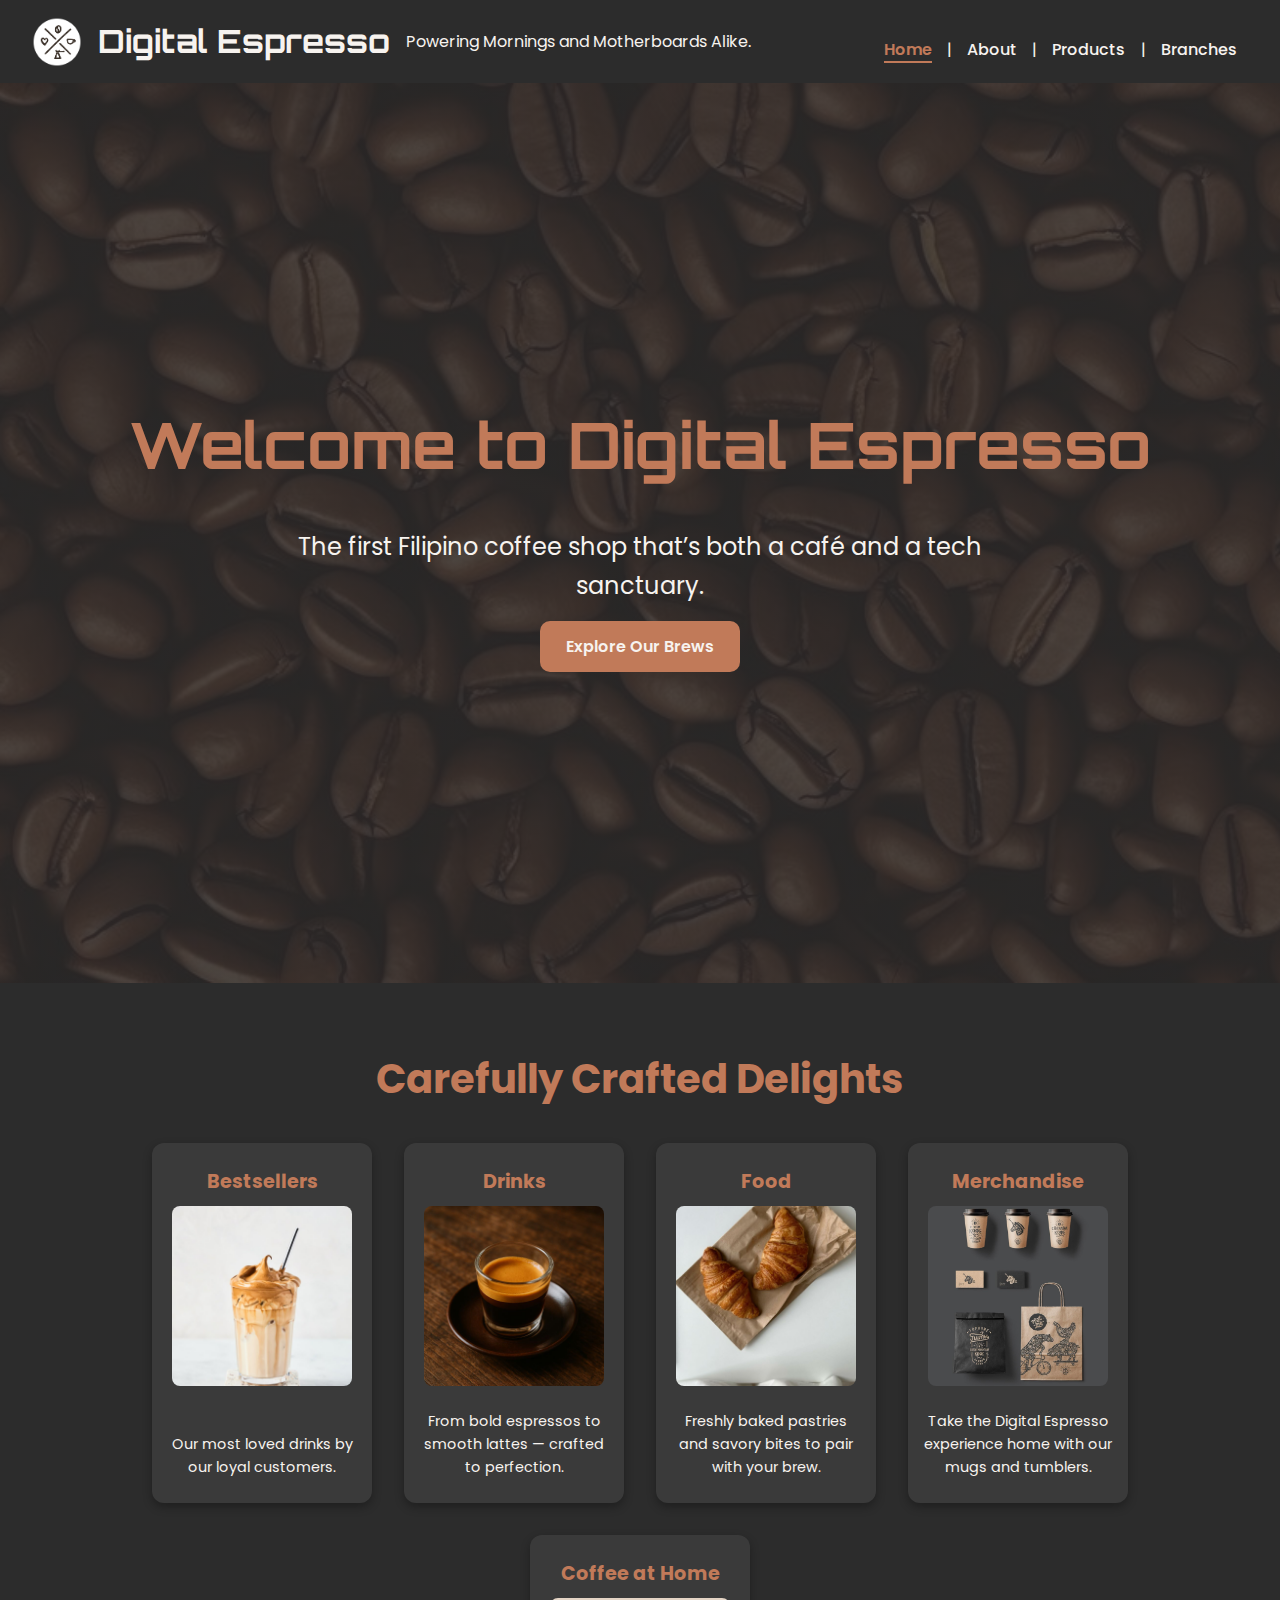
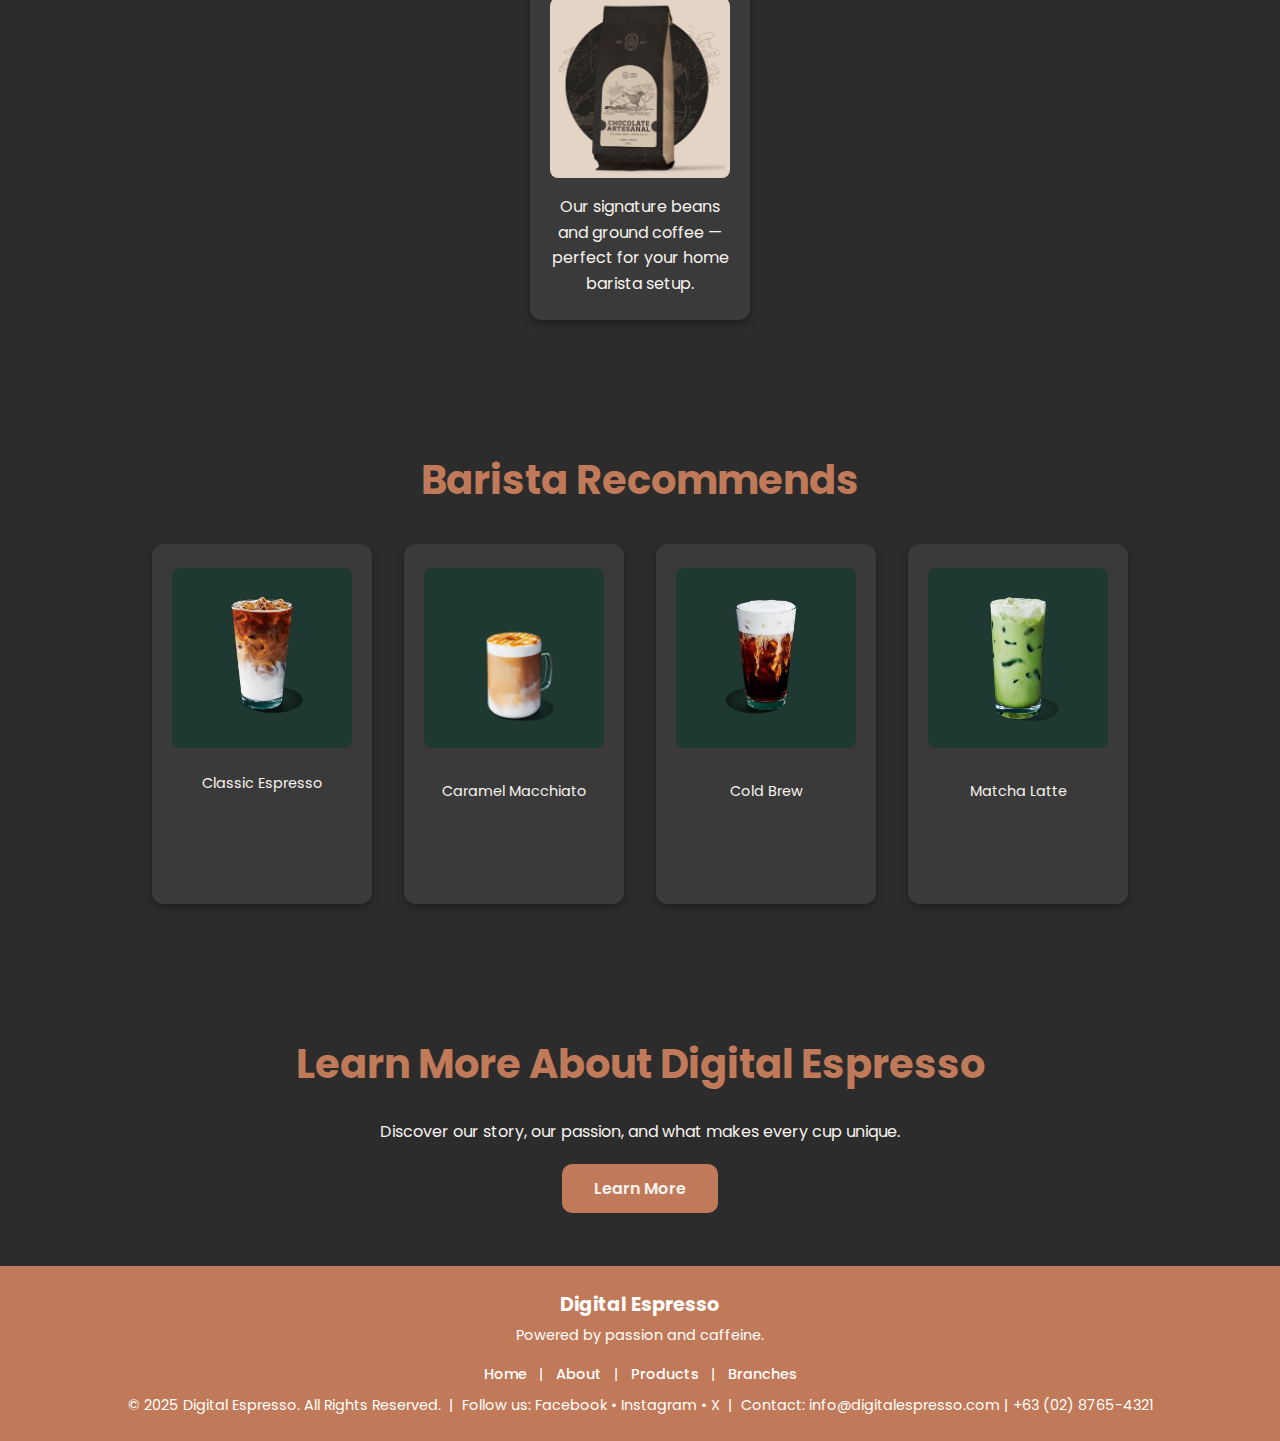
<file: html_files/index.html>
<!--Header (with the logo or site title)
    Navigation bar (links to all pages)
    Footer (copyright or contact info)
  
    Digital Espresso
  
    About the shop (history, mission, story) -->


<!DOCTYPE html>
<html lang="en">
<head>
  <meta charset="UTF-8">
  <meta name="viewport" content="width=device-width, initial-scale=1.0">
  <title>Home - Digital Espresso</title>
  <link href="https://fonts.googleapis.com/css2?family=Orbitron:wght@600&family=Poppins:wght@400;500;600&display=swap" rel="stylesheet">
  <link href="https://fonts.googleapis.com/css2?family=Poppins:wght@400;500;600&display=swap" rel="stylesheet">
  <link rel="stylesheet" href="style.css">
</head>
<body>
  <!DOCTYPE html>
<html lang="en">
<head>
  <meta charset="UTF-8" />
  <meta name="viewport" content="width=device-width, initial-scale=1.0" />
  <title>Digital Espresso | Home</title>
  <link rel="stylesheet" href="style.css" />
</head>
<body>

  <!-- HEADER -->
  <header>
    <div class="logo">
      <img src="images/logo.png" alt="digitalespresso_logo" class="logo-image" />
      <h1 style="font-family: 'Orbitron', sans-serif;">Digital Espresso</h1>
      <p class="slogan">Powering Mornings and Motherboards Alike.</p>
    </div>
    <nav>
        <a href="index.html" class="active">Home</a> |
        <a href="about.html">About</a> |
        <a href="products.html">Products</a> |
        <a href="branches.html">Branches</a>
    </nav>
  </header>

  <!-- BANNER -->
  <section class="banner">
    <div class="banner-text">
      <h2>Welcome to Digital Espresso</h2>
      <p class="tagline-banner">The first Filipino coffee shop that’s both a café and a tech sanctuary.</p>
      <a href="products.html" class="btn">Explore Our Brews</a>
    </div>
  </section>

  <!-- CAREFULLY CRAFTED DELIGHTS -->
  <section class="crafted">
    <h2>Carefully Crafted Delights</h2>
    <div class="crafted-categories">
      <a href="products.html" class="category-link">
        <div class="category">
          <h3>Bestsellers</h3>
          <img src="images/best_seller.jpeg" alt="bestsellers" class="bestsellers-image" />
         <p>Our most loved drinks by our loyal customers.</p>
        </div>
      </a>
      <a href="products.html" class="category-link">
        <div class="category">
          <h3>Drinks</h3>
          <img src="images/Espresso.jpeg" alt="drinks" class="drinks-image" />
          <p>From bold espressos to smooth lattes — crafted to perfection.</p>
        </div>
      </a>
      <a href="products.html" class="category-link">
        <div class="category">
          <h3>Food</h3>
          <img src="images/food.jpeg" alt="food" class="food-image" />
          <p>Freshly baked pastries and savory bites to pair with your brew.</p>
        </div>
      </a>
      <a href="products.html" class="category-link">
        <div class="category">
          <h3>Merchandise</h3>
          <img src="images/merch.jpg" alt="merch" class="merchandise-image" />
          <p>Take the Digital Espresso experience home with our mugs and tumblers.</p>
        </div>
      </a>
      <a href="products.html" class="category-link">
        <div class="category">
          <h3>Coffee at Home</h3>
          <img src="images/at_home.jpeg"
          <p>Our signature beans and ground coffee — perfect for your home barista setup.</p>
        </div>
      </a>
    </div>
  </section>

  <!-- BARISTA RECOMMENDS -->
  <section class="barista">
    <h2>Barista Recommends</h2>
    <div class="recommend-grid">
      <a href="products.html" class="category-link">
        <div class="drink">
          <img src="images/sb_espresso.jpeg" alt="Drink 1" />
          <p>Classic Espresso</p>
        </div>
      </a>
      <div class="drink">
      <a href="products.html" class="category-link">
        <img src="images/sb_caramel_macchiato.jpeg" alt="Drink 2" />
        <p>Caramel Macchiato</p>
      </a>
      </div>
      <div class="drink">
      <a href="products.html" class="category-link">
        <img src="images/sb_Cold_Brew.jpeg" alt="Drink 3" />
        <p>Cold Brew</p>
      </a>
      </div>
      <div class="drink">
      <a href="products.html" class="category-link">
        <img src="images/sb_matcha_latte.jpeg" alt="Drink 4" />
        <p>Matcha Latte</p>
      </a>
      </div>
    </div>
  </section>

  <!-- LEARN MORE -->
  <section class="learn-more">
    <h2>Learn More About Digital Espresso</h2>
    <p>Discover our story, our passion, and what makes every cup unique.</p>
    <a href="about.html" class="btn">Learn More</a>
  </section>

  <!-- FOOTER -->
  <footer>
    <div class="footer-content footer-flex">
      <div class="footer-top">
        <h3>Digital Espresso</h3>
        <p class="tagline">Powered by passion and caffeine.</p>
        <nav class="footer-nav">
          <a href="index.html">Home</a> |
          <a href="about.html">About</a> |
          <a href="products.html">Products</a> |
          <a href="branches.html">Branches</a>
        </nav>
      </div>

      <div class="footer-bottom">
        <p>&copy; 2025 Digital Espresso. All Rights Reserved. &nbsp;|&nbsp;
        Follow us: 
          <a href="https://facebook.com" target="_blank" rel="noopener noreferrer">Facebook</a> •
          <a href="https://instagram.com" target="_blank" rel="noopener noreferrer">Instagram</a> • 
          <a href="https://x.com" target="_blank" rel="noopener noreferrer">X</a> &nbsp;|&nbsp;
        Contact: info@digitalespresso.com | +63 (02) 8765-4321</p>
      </div>
    </div>
  </footer>

</body>
</html>

</body>
</html>

<!-- Header
        Logo
        Slogan
        Nav Bar (Home (index.html), About (about.html), Products (products.html), Branches (branches.html)
     Banner
        Banner picture
        text overlay (welcome and slogan)
        Explore our brews
    Carefully crafted delights
        Bestseller
        Drinks
        Food
        Merchandise
        Coffee at Home
    Barista Recommends
      Drink 1-4
    Learn more about Digital Espresso
      Link to about.html
    Footer
      nav bar
      Copyright
      Social Media Links/Downloads
      Contact info and small tagline
-->
</file>
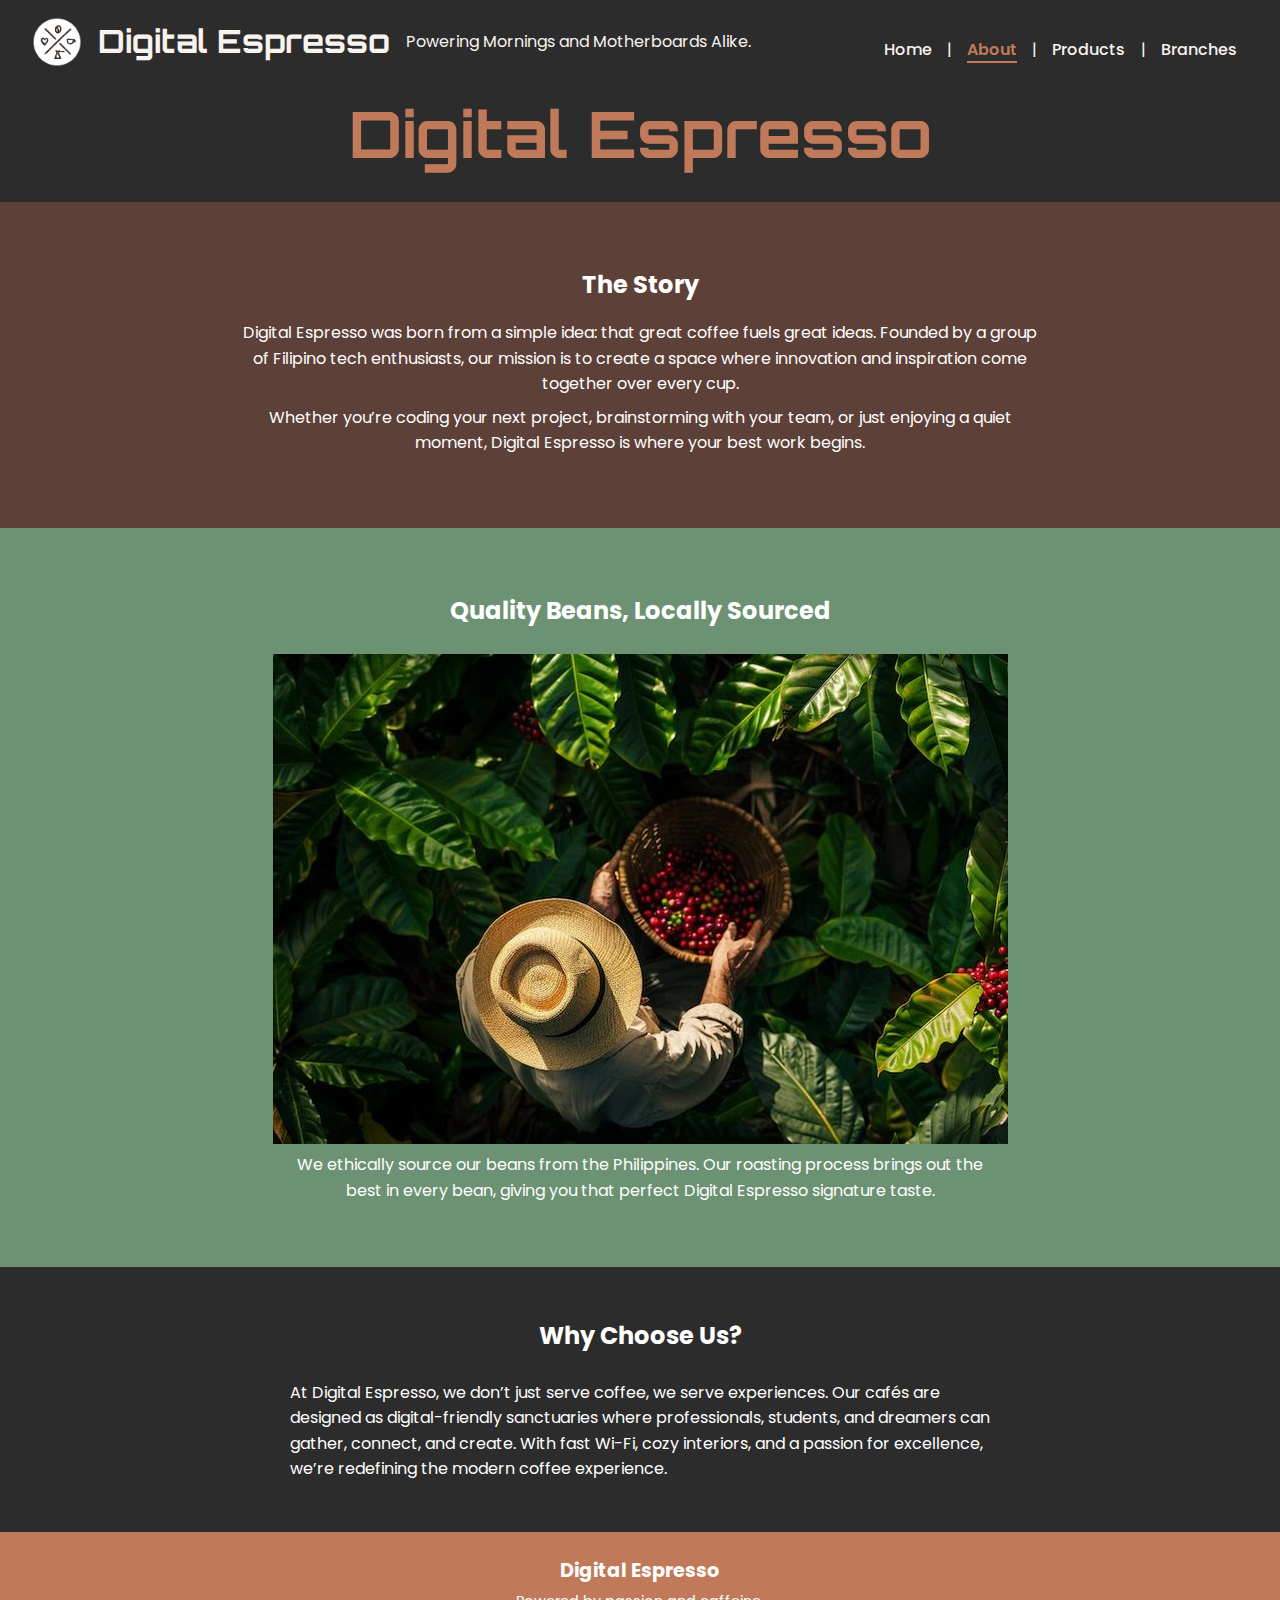
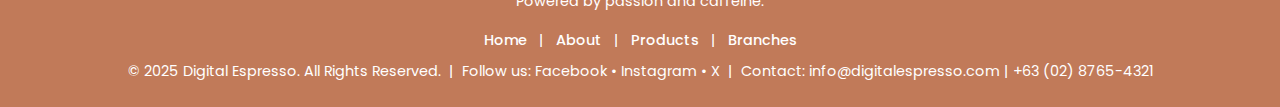
<file: html_files/about.html>
<!--Header (with the logo or site title)
    Navigation bar (links to all pages)
    Footer (copyright or contact info)

    About the shop (history, mission, story)

-->

<!DOCTYPE html>
<html lang="en">
<head>
  <meta charset="UTF-8">
  <meta name="viewport" content="width=device-width, initial-scale=1.0">
  <title>About - Digital Espresso</title>
  <link href="https://fonts.googleapis.com/css2?family=Orbitron:wght@600&family=Poppins:wght@400;500;600&display=swap" rel="stylesheet">
  <link href="https://fonts.googleapis.com/css2?family=Poppins:wght@400;500;600&display=swap" rel="stylesheet">
  <link rel="stylesheet" href="style.css">
</head>
<body>
  <!-- HEADER -->
  <header>
    <div class="logo">
      <img src="images/logo.png" alt="digitalespresso_logo" class="logo-image" />
      <h1 style="font-family: 'Orbitron', sans-serif;">Digital Espresso</h1>
      <p class="slogan">Powering Mornings and Motherboards Alike.</p>
    </div>
    <nav>
        <a href="index.html">Home</a> |
        <a href="about.html" class="active">About</a> |
        <a href="products.html">Products</a> |
        <a href="branches.html">Branches</a>
    </nav>
  </header>

  <!-- BANNER -->
  <section class="about-banner">
    <div class="banner-text">
      <h2>Digital Espresso</h2>
    </div>
  </section>

  <!-- STORY SECTION -->
  <section class="story">
    <h2>The Story</h2>
    <p>
      Digital Espresso was born from a simple idea: that great coffee fuels great ideas. 
      Founded by a group of Filipino tech enthusiasts, our mission is to 
      create a space where innovation and inspiration come together over every cup.
    </p>
    <p>
      Whether you’re coding your next project, brainstorming with your team, or just enjoying 
      a quiet moment, Digital Espresso is where your best work begins.
    </p>
  </section>

  <!-- QUALITY BEANS -->
  <section class="quality-beans">
    <h2>Quality Beans, Locally Sourced</h2>
    <img src="images/coffee_beans_source.jpeg">
    <p>
      We ethically source our beans from the Philippines. Our roasting process brings out the best 
      in every bean, giving you that perfect Digital Espresso signature taste.
    </p>
  </section>

  <!-- WHY CHOOSE US -->
  <section class="why-choose">
    <h2>Why Choose Us?</h2>
    <p>
      At Digital Espresso, we don’t just serve coffee, we serve experiences. 
      Our cafés are designed as digital-friendly sanctuaries where professionals, 
      students, and dreamers can gather, connect, and create. With fast Wi-Fi, 
      cozy interiors, and a passion for excellence, we’re redefining the modern coffee experience.
    </p>
  </section>

  <!-- FOOTER -->
  <footer>
    <div class="footer-content footer-flex">
      <div class="footer-top">
        <h3>Digital Espresso</h3>
        <p class="tagline">Powered by passion and caffeine.</p>
        <nav class="footer-nav">
          <a href="index.html">Home</a> |
          <a href="about.html">About</a> |
          <a href="products.html">Products</a> |
          <a href="branches.html">Branches</a>
        </nav>
      </div>

      <div class="footer-bottom">
        <p>&copy; 2025 Digital Espresso. All Rights Reserved. &nbsp;|&nbsp;
        Follow us: 
          <a href="https://facebook.com" target="_blank" rel="noopener noreferrer">Facebook</a> •
          <a href="https://instagram.com" target="_blank" rel="noopener noreferrer">Instagram</a> • 
          <a href="https://x.com" target="_blank" rel="noopener noreferrer">X</a> &nbsp;|&nbsp;
        Contact: info@digitalespresso.com | +63 (02) 8765-4321</p>
      </div>
    </div>
  </footer>
</body>
</html>

<!-- Header
        Logo
        Slogan
        Nav Bar (Home (index.html), About (about.html), Products (products.html), Branches (branches.html)
    Banner
        Digital Espresso
          tagline
        The story of ____
          story
        Quality Beans
          sourced from
        Why Choose Us?
          blah blah
    Footer
      nav bar
      Logo
      Copyright
      Social Media Links/Downloads
      Contact info and small tagline
-->
</file>
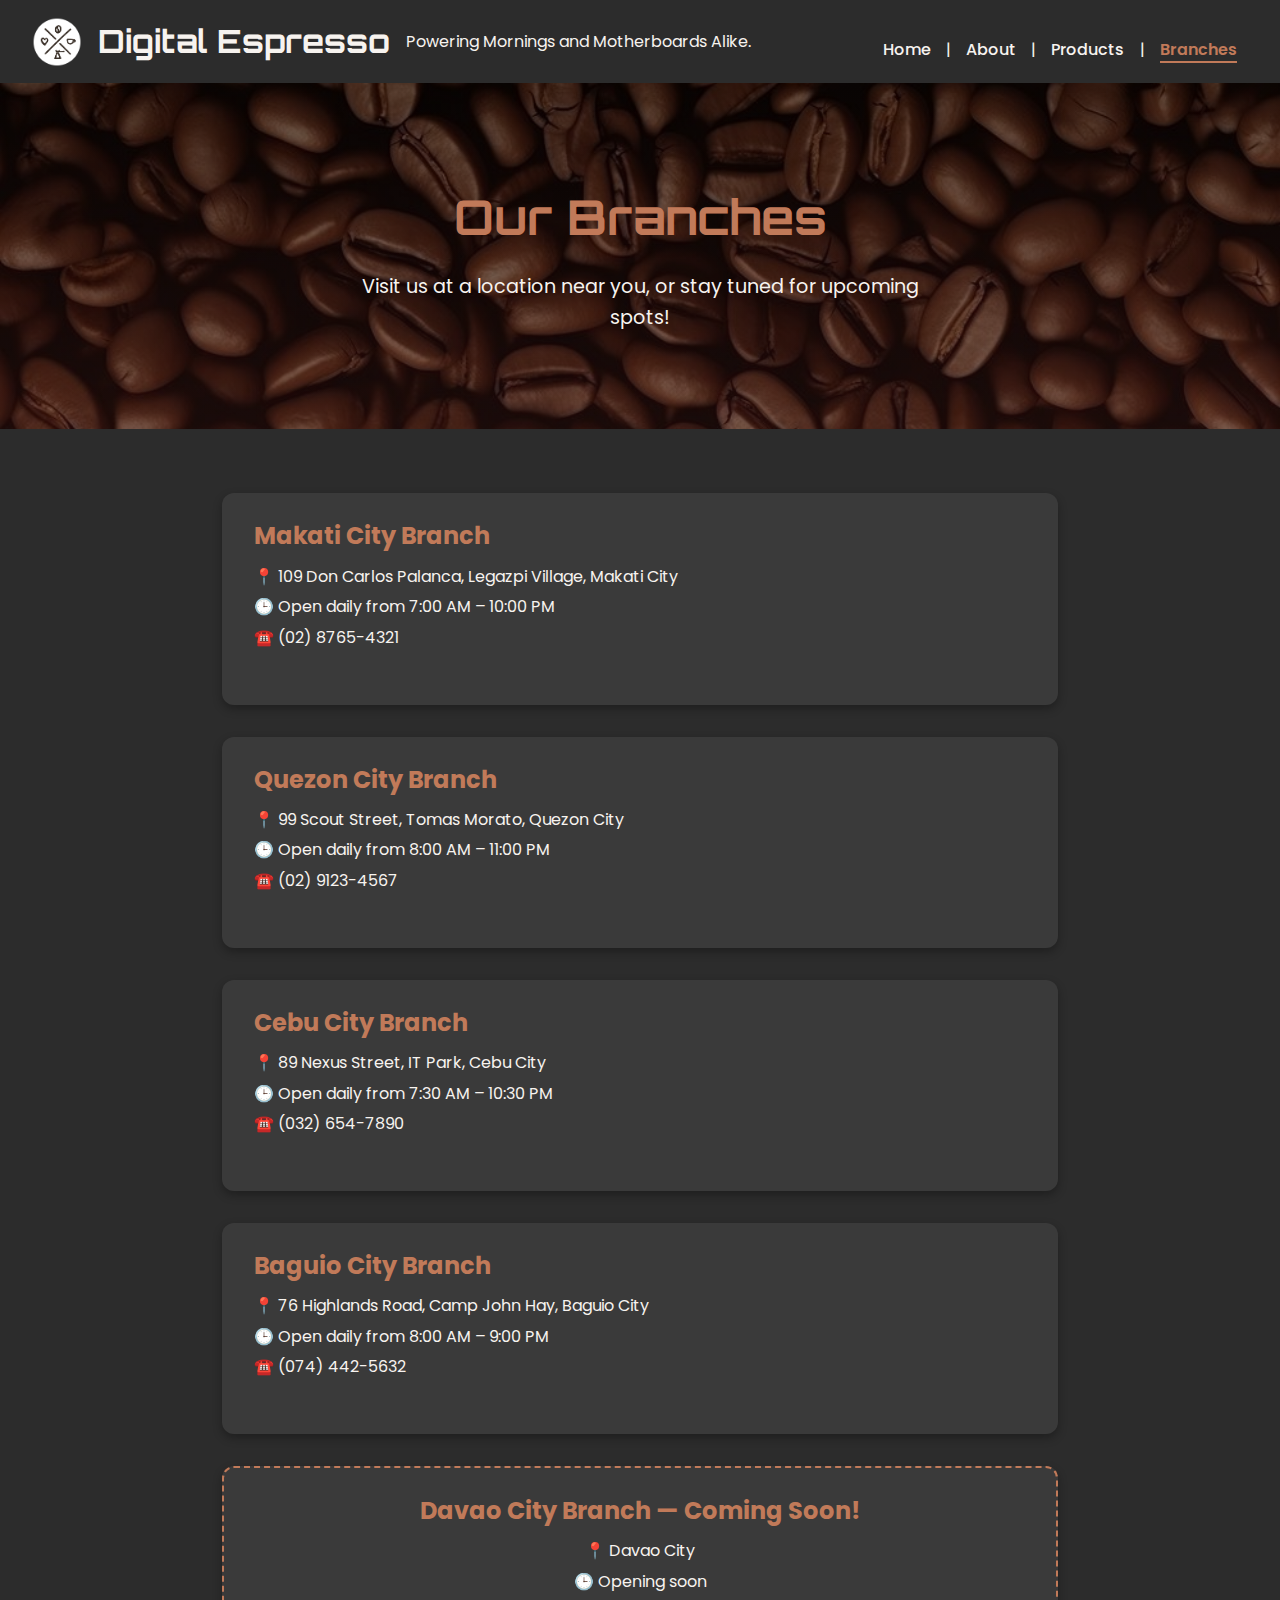
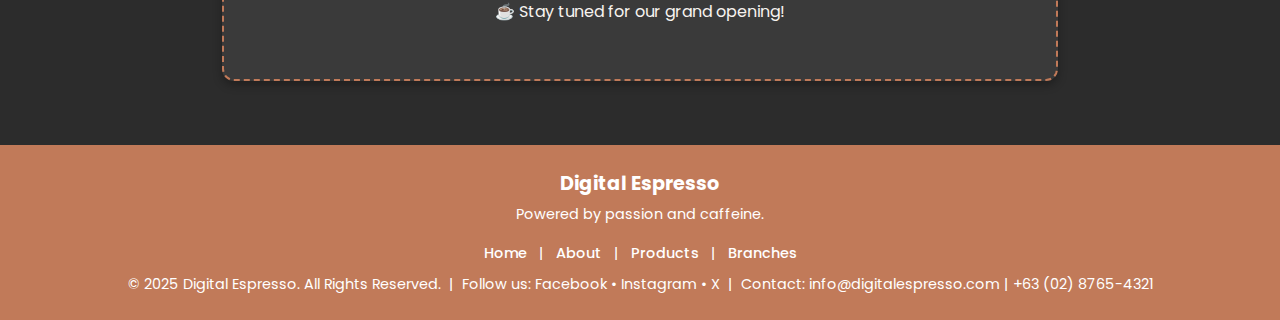
<file: html_files/branches.html>
<!--Header (with the logo or site title)
    Navigation bar (links to all pages)
    Footer (copyright or contact info)
  List of branches or locations (addresses, map links)
-->

<!DOCTYPE html>
<html lang="en">
<head>
  <meta charset="UTF-8">
  <meta name="viewport" content="width=device-width, initial-scale=1.0">
  <title>Branches - Digital Espresso</title>
  <link href="https://fonts.googleapis.com/css2?family=Orbitron:wght@600&family=Poppins:wght@400;500;600&display=swap" rel="stylesheet">
  <link href="https://fonts.googleapis.com/css2?family=Poppins:wght@400;500;600&display=swap" rel="stylesheet">
  <link rel="stylesheet" href="style.css">
</head>
<body>
  <!-- HEADER -->
  <header>
    <div class="logo">
      <img src="images/logo.png" alt="digitalespresso_logo" class="logo-image" />
      <h1 style="font-family: 'Orbitron', sans-serif;">Digital Espresso</h1>
      <p class="slogan">Powering Mornings and Motherboards Alike.</p>
    </div>
    <nav>
        <a href="index.html">Home</a> |
        <a href="about.html">About</a> |
        <a href="products.html">Products</a> |
        <a href="branches.html" class="active">Branches</a>
    </nav>
  </header>

  <!-- BANNER / PAGE TITLE -->
  <section class="branches-banner">
    <h2>Our Branches</h2>
    <p>Visit us at a location near you, or stay tuned for upcoming spots!</p>
  </section>

  <!-- BRANCHES LIST -->
  <section class="branches-list">

    <article class="branch">
      <h3>Makati City Branch</h3>
      <p>📍 109 Don Carlos Palanca, Legazpi Village, Makati City</p>
      <p>🕒 Open daily from 7:00 AM – 10:00 PM</p>
      <p>☎️ (02) 8765-4321</p>
      <br>
    </article>

    <article class="branch">
      <h3>Quezon City Branch</h3>
      <p>📍 99 Scout Street, Tomas Morato, Quezon City</p>
      <p>🕒 Open daily from 8:00 AM – 11:00 PM</p>
      <p>☎️ (02) 9123-4567</p>
      <br>
    </article>

    <article class="branch">
      <h3>Cebu City Branch</h3>
      <p>📍 89 Nexus Street, IT Park, Cebu City</p>
      <p>🕒 Open daily from 7:30 AM – 10:30 PM</p>
      <p>☎️ (032) 654-7890</p>
      <br>
    </article>

    <article class="branch">
      <h3>Baguio City Branch</h3>
      <p>📍 76 Highlands Road, Camp John Hay, Baguio City</p>
      <p>🕒 Open daily from 8:00 AM – 9:00 PM</p>
      <p>☎️ (074) 442-5632</p>
      <br>
    </article>

    <article class="branch coming-soon">
      <h3>Davao City Branch — Coming Soon!</h3>
      <p>📍 Davao City</p>
      <p>🕒 Opening soon</p>
      <p>☕ Stay tuned for our grand opening!</p>
      <br>
    </article>

  </section>

  <!-- FOOTER -->
  <footer>
    <div class="footer-content footer-flex">
      <div class="footer-top">
        <h3>Digital Espresso</h3>
        <p class="tagline">Powered by passion and caffeine.</p>
        <nav class="footer-nav">
          <a href="index.html">Home</a> |
          <a href="about.html">About</a> |
          <a href="products.html">Products</a> |
          <a href="branches.html">Branches</a>
        </nav>
      </div>

      <div class="footer-bottom">
        <p>&copy; 2025 Digital Espresso. All Rights Reserved. &nbsp;|&nbsp;
        Follow us: 
          <a href="https://facebook.com" target="_blank" rel="noopener noreferrer">Facebook</a> •
          <a href="https://instagram.com" target="_blank" rel="noopener noreferrer">Instagram</a> • 
          <a href="https://x.com" target="_blank" rel="noopener noreferrer">X</a> &nbsp;|&nbsp;
        Contact: info@digitalespresso.com | +63 (02) 8765-4321</p>
      </div>
    </div>
  </footer>
</body>
</html>

<!-- Header
        Logo
        Slogan
        Nav Bar (Home (index.html), About (about.html), Products (products.html), Branches (branches.html)
     Banner
    Footer
      nav bar
      Logo
      Copyright
      Social Media Links/Downloads
      Contact info and small tagline
-->
</file>
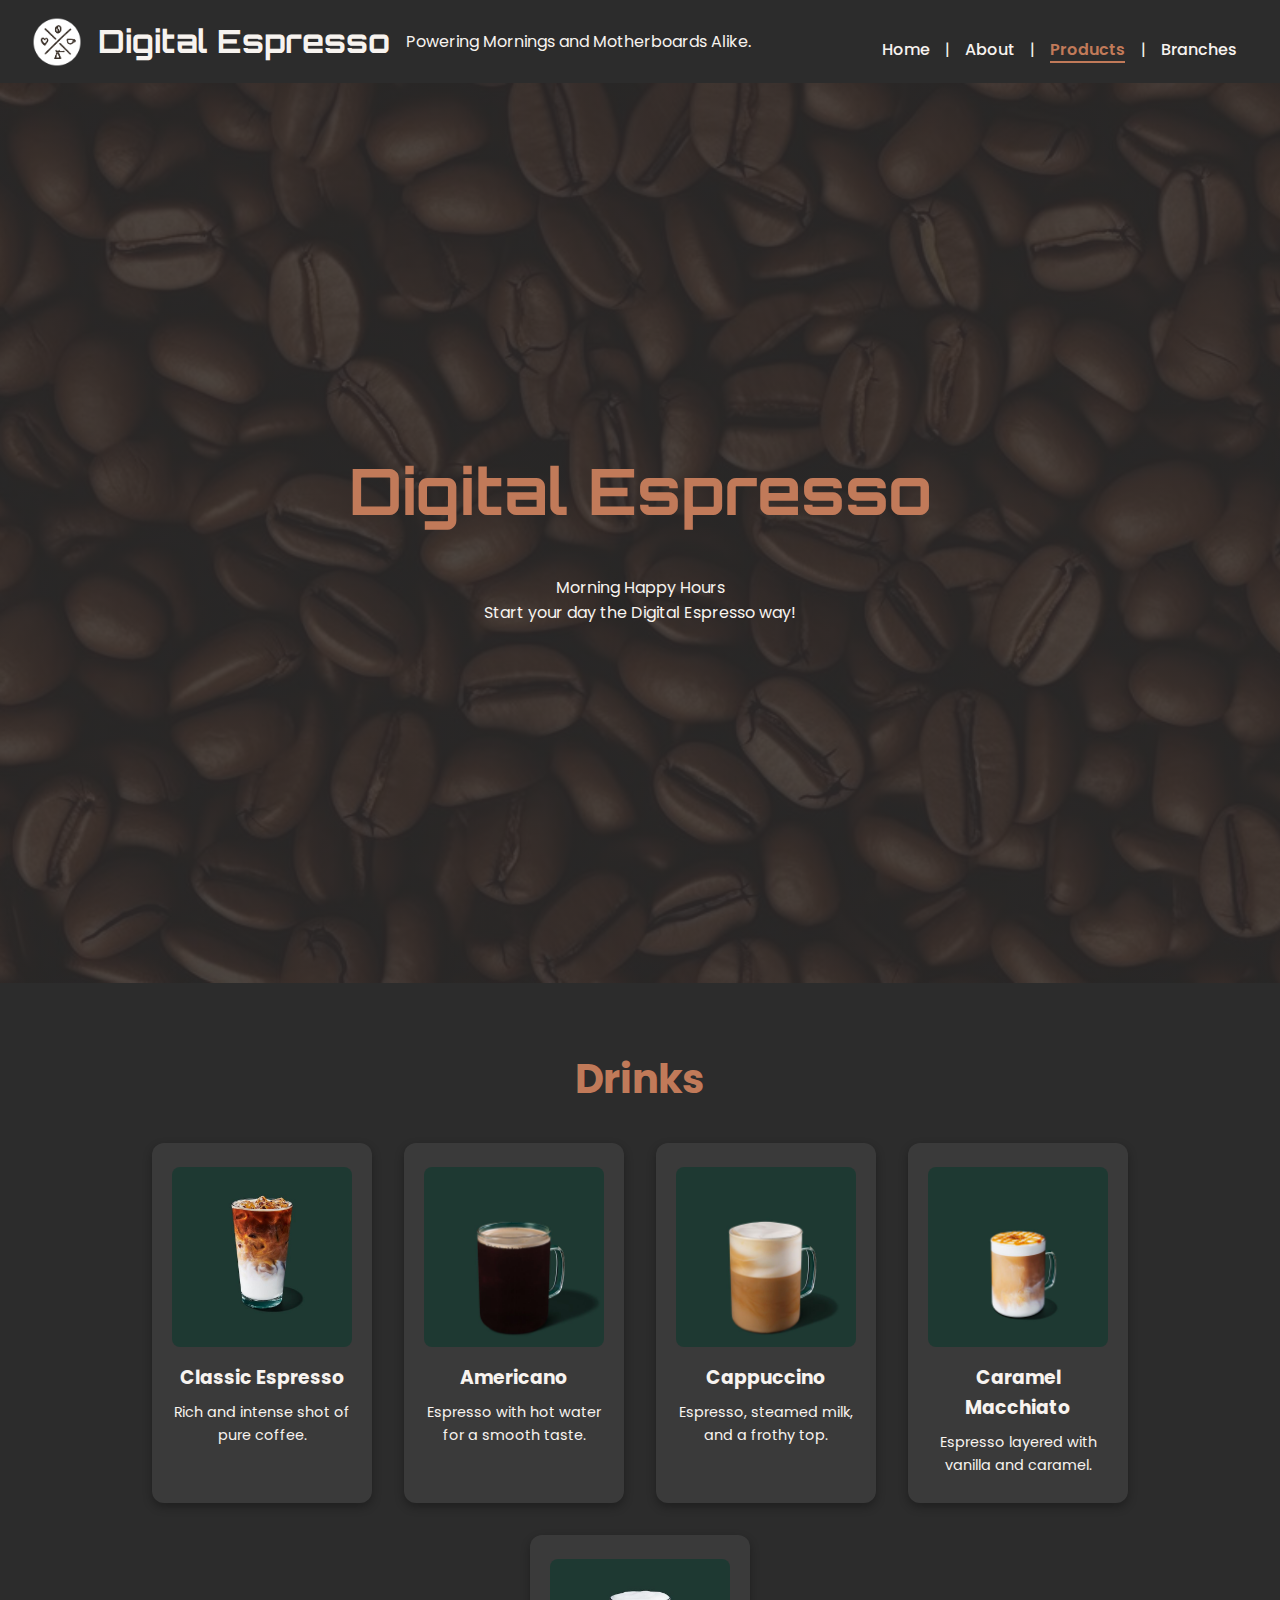
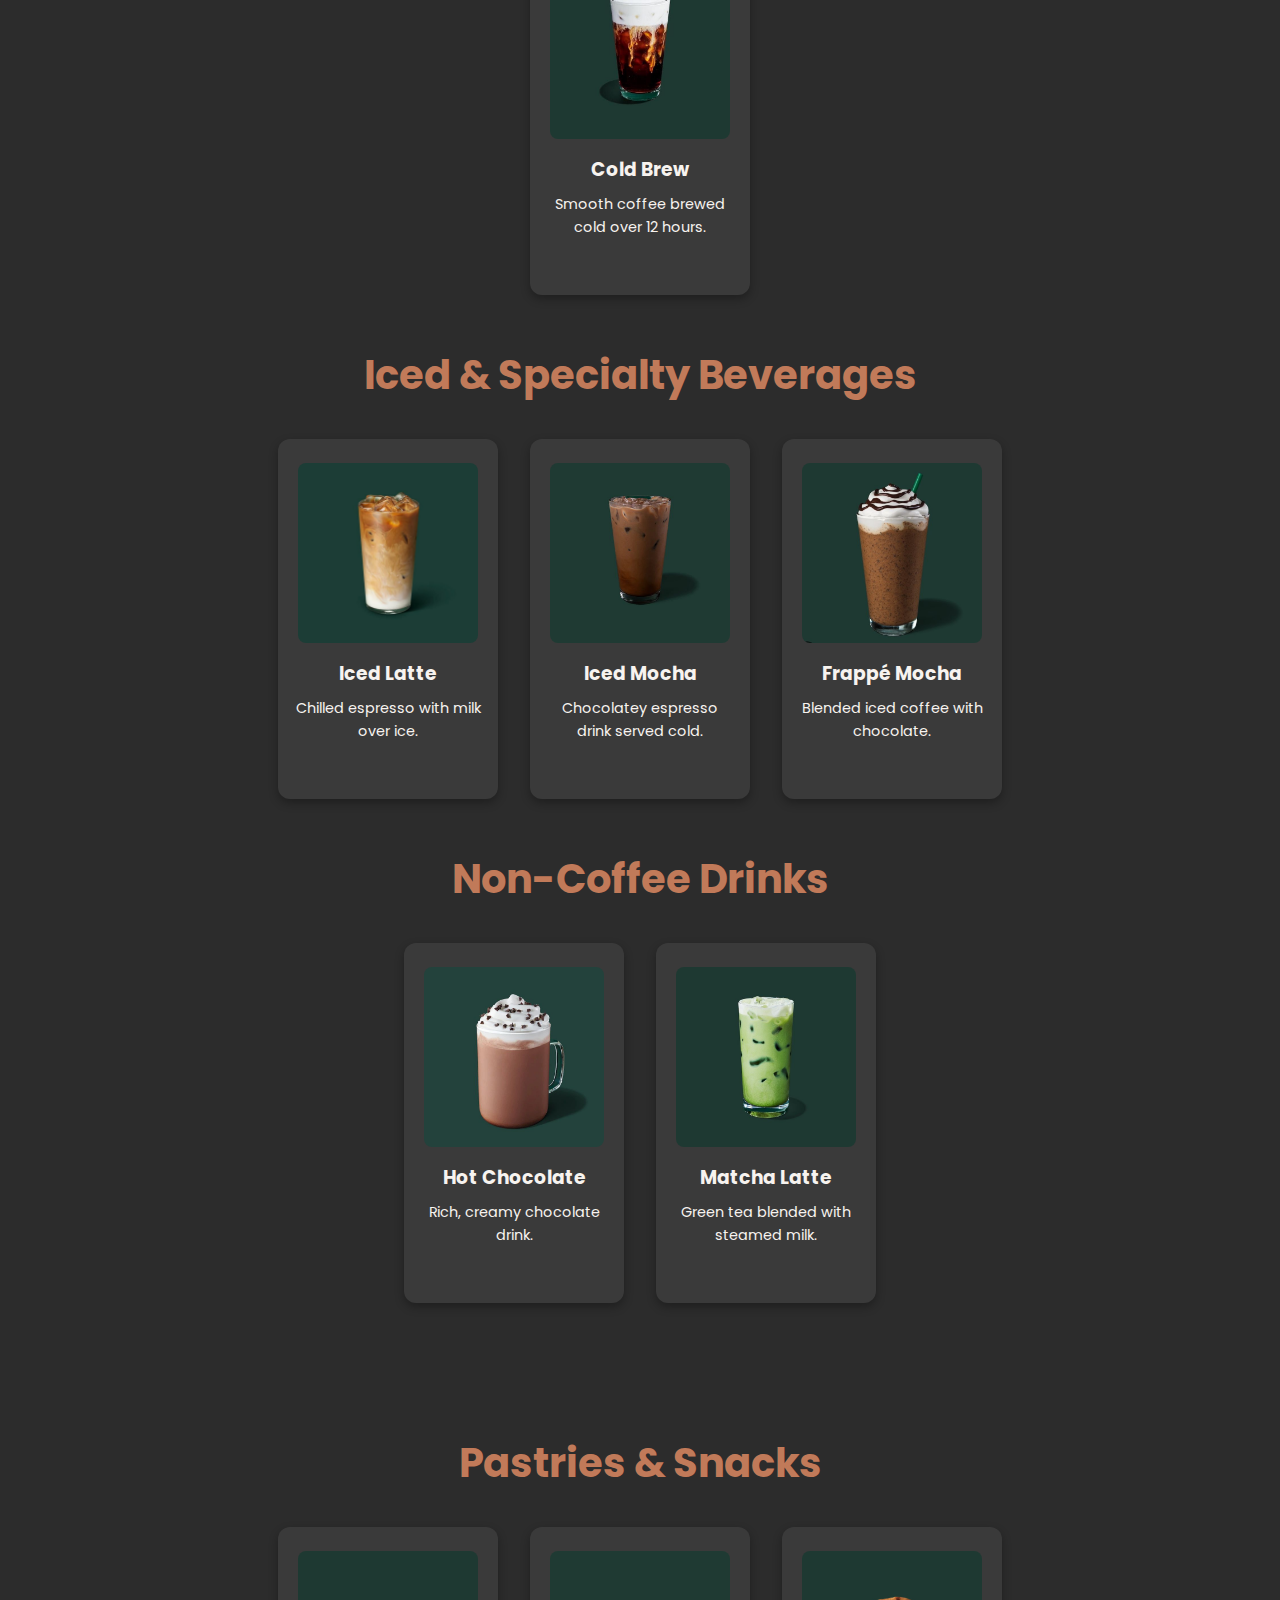
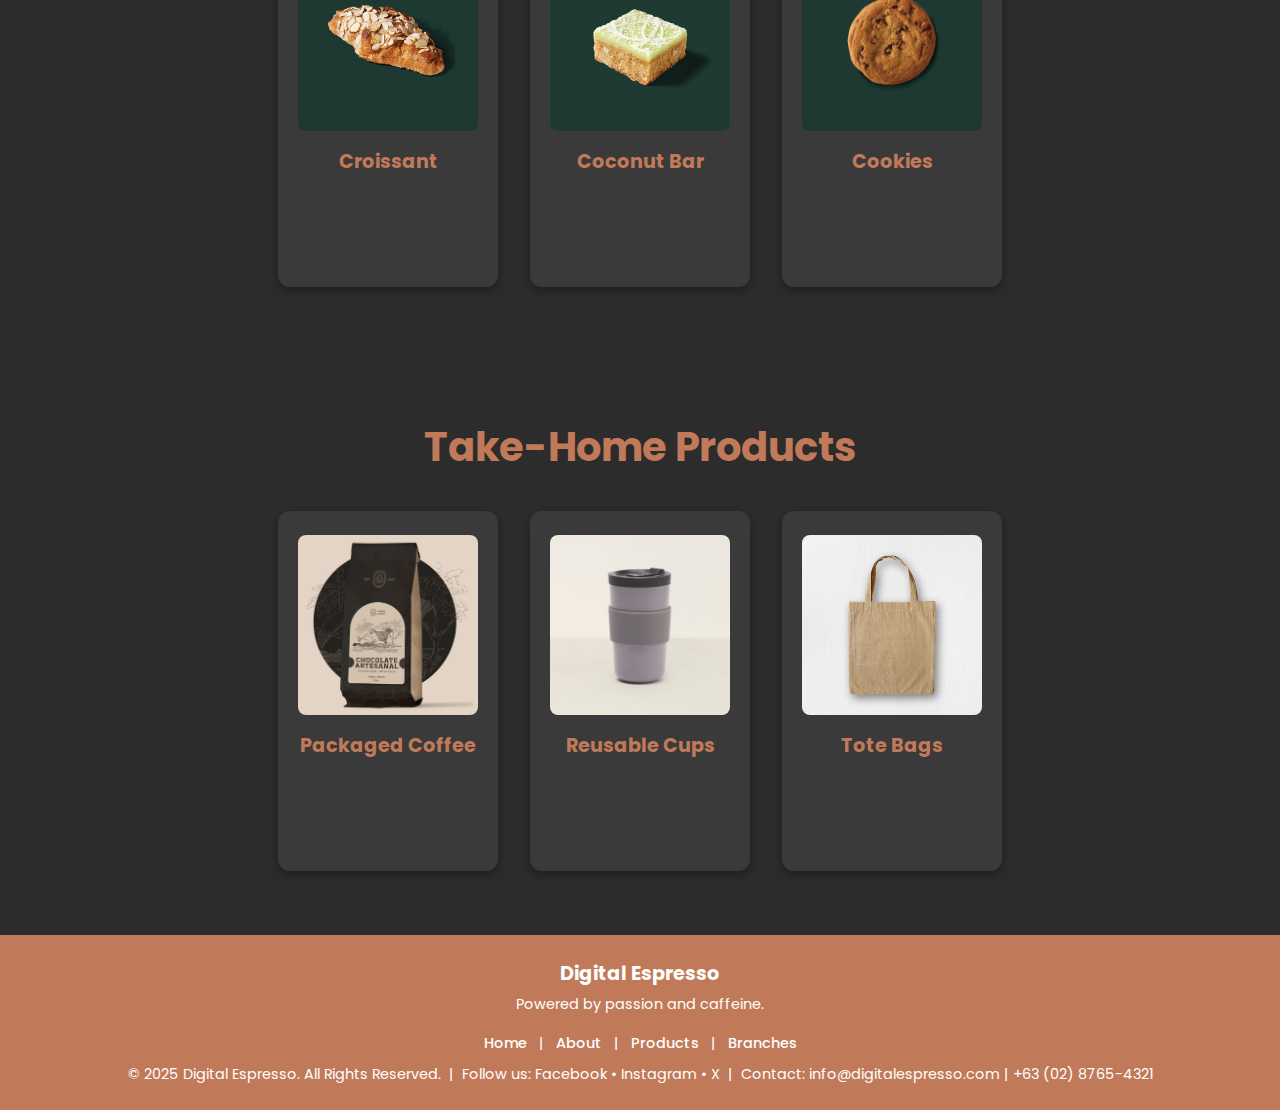
<file: html_files/products.html>
<!DOCTYPE html>
<html lang="en">
<head>
  <meta charset="UTF-8">
  <meta name="viewport" content="width=device-width, initial-scale=1.0">
  <title>Products - Digital Espresso</title>
  <link href="https://fonts.googleapis.com/css2?family=Orbitron:wght@600&family=Poppins:wght@400;500;600&display=swap" rel="stylesheet">
  <link rel="stylesheet" href="style.css">
</head>
<body>
  <!-- HEADER -->
  <header>
    <div class="logo">
      <img src="images/logo.png" alt="digitalespresso_logo" class="logo-image" />
      <h1 style="font-family: 'Orbitron', sans-serif;">Digital Espresso</h1>
      <p class="slogan">Powering Mornings and Motherboards Alike.</p>
    </div>
    <nav>
        <a href="index.html">Home</a> |
        <a href="about.html">About</a> |
        <a href="products.html" class="active">Products</a> |
        <a href="branches.html">Branches</a>
    </nav>
  </header>

  <!-- BANNER -->
  <section class="banner">
    <div class="banner-text">
      <h2>Digital Espresso</h2>
      <p>Morning Happy Hours <br> Start your day the Digital Espresso way!</p>
    </div>
  </section>

  <!-- DRINKS SECTION -->
  <section class="barista">
    <h2>Drinks</h2>
    <div class="recommend-grid">
      <!-- Coffee-Based Drinks -->
      <div class="drink">
        <img src="images/sb_espresso.jpeg" alt="Espresso">
        <h3>Classic Espresso</h3>
        <p>Rich and intense shot of pure coffee.</p>
      </div>
      <div class="drink">
        <img src="images/americano.jpeg" alt="Americano">
        <h3>Americano</h3>
        <p>Espresso with hot water for a smooth taste.</p>
      </div>
      <div class="drink">
        <img src="images/cappuccino.jpeg" alt="Cappuccino">
        <h3>Cappuccino</h3>
        <p>Espresso, steamed milk, and a frothy top.</p>
      </div>
      <div class="drink">
        <img src="images/sb_caramel_macchiato.jpeg" alt="Caramel Macchiato">
        <h3>Caramel Macchiato</h3>
        <p>Espresso layered with vanilla and caramel.</p>
      </div>
      <div class="drink">
        <img src="images/sb_Cold_Brew.jpeg" alt="Cold Brew">
        <h3>Cold Brew</h3>
        <p>Smooth coffee brewed cold over 12 hours.</p>
      </div>
    </div>

    <!-- Iced & Specialty Beverages -->
    <h2 style="margin-top:3rem;">Iced & Specialty Beverages</h2>
    <div class="recommend-grid">
      <div class="drink">
        <img src="images/sb_iced_latte.jpeg" alt="Iced Latte">
        <h3>Iced Latte</h3>
        <p>Chilled espresso with milk over ice.</p>
      </div>
      <div class="drink">
        <img src="images/sb_mocha.jpeg" alt="Iced Mocha">
        <h3>Iced Mocha</h3>
        <p>Chocolatey espresso drink served cold.</p>
      </div>
      <div class="drink">
        <img src="images/sb_frappe.jpeg" alt="Frappé Mocha">
        <h3>Frappé Mocha</h3>
        <p>Blended iced coffee with chocolate.</p>
      </div>
    </div>

    <!-- Non-Coffee Drinks -->
    <h2 style="margin-top:3rem;">Non-Coffee Drinks</h2>
    <div class="recommend-grid">
      <div class="drink">
        <img src="images/sb_hotchocolate.jpeg" alt="Hot Chocolate">
        <h3>Hot Chocolate</h3>
        <p>Rich, creamy chocolate drink.</p>
      </div>
      <div class="drink">
        <img src="images/sb_matcha_latte.jpeg" alt="Matcha Latte">
        <h3>Matcha Latte</h3>
        <p>Green tea blended with steamed milk.</p>
      </div>
    </div>
  </section>

  <!-- PASTRIES SECTION -->
  <section class="crafted">
    <h2>Pastries & Snacks</h2>
    <div class="crafted-categories">
      <div class="category">
        <img src="images/sb_croissant.jpeg" alt="Croissant">
        <h3>Croissant</h3>
      </div>
      <div class="category">
        <img src="images/sb_coconut_bar.jpeg" alt="Coconut Bar">
        <h3>Coconut Bar</h3>
      </div>
      <div class="category">
        <img src="images/sb_cookie.jpeg" alt="Cookie">
        <h3>Cookies</h3>
      </div>
    </div>
  </section>

  <!-- TAKE-HOME PRODUCTS SECTION -->
  <section class="crafted">
    <h2>Take-Home Products</h2>
    <div class="crafted-categories">
      <div class="category">
        <img src="images/at_home.jpeg" alt="Packaged Coffee">
        <h3>Packaged Coffee</h3>
      </div>
      <div class="category">
        <img src="images/mug.jpeg" alt="Reusable Mug">
        <h3>Reusable Cups</h3>
      </div>
      <div class="category">
        <img src="images/tote.jpeg" alt="Café Tote Bag">
        <h3>Tote Bags</h3>
      </div>
    </div>
  </section>

  <!-- FOOTER -->
  <footer>
    <div class="footer-content footer-flex">
      <div class="footer-top">
        <h3>Digital Espresso</h3>
        <p class="tagline">Powered by passion and caffeine.</p>
        <nav class="footer-nav">
          <a href="index.html">Home</a> |
          <a href="about.html">About</a> |
          <a href="products.html">Products</a> |
          <a href="branches.html">Branches</a>
        </nav>
      </div>

      <div class="footer-bottom">
        <p>&copy; 2025 Digital Espresso. All Rights Reserved. &nbsp;|&nbsp;
        Follow us: 
          <a href="https://facebook.com" target="_blank" rel="noopener noreferrer">Facebook</a> •
          <a href="https://instagram.com" target="_blank" rel="noopener noreferrer">Instagram</a> • 
          <a href="https://x.com" target="_blank" rel="noopener noreferrer">X</a> &nbsp;|&nbsp;
        Contact: info@digitalespresso.com | +63 (02) 8765-4321</p>
      </div>
    </div>
  </footer>
</body>
</html>
</file>
<file: html_files/style.css>
/* =========================================
   DIGITAL ESPRESSO — style.css
   Color Scheme:
   Primary – Coffee Brown: #5D4037
   Background – Warm Cream: #F7F3EF
   Accent – Copper Orange: #C17A59
   Secondary – Sage Gray-Green: #6C9273
   Highlight – Digital Teal: #3DB8A5
   Text – Dark Charcoal: #2C2C2C
========================================= */

* {
  margin: 0;
  padding: 0;
  box-sizing: border-box;
}
body {
  font-family: "Poppins", Arial, sans-serif;
  background-color: #2C2C2C;
  color: #F7F3EF;
  line-height: 1.6;
}

/* ===== HEADER ===== */
header {
  background-color: #2C2C2C;
  color: #F7F3EF;
  display: flex;
  justify-content: space-between;
  align-items: center;
  padding: 1rem 2rem;
  flex-wrap: wrap;
}

.logo {
  display: flex;
  align-items: center;
  gap: 1rem;
}

.logo img {
  width: 50px;
  height: 50px;
  object-fit: contain;
}

.logo-text {
  display: flex;
  flex-direction: column;
  justify-content: center;
}

.logo-text h1 {
  font-family: "Orbitron", sans-serif;
  font-size: 1.8rem;
  color: #F7F3EF;
  letter-spacing: 1px;
  text-transform: uppercase;
}

.logo-text .slogan {
  font-size: 0.9rem;
  color: #C17A59;
  font-style: italic;
}


@media (max-width: 768px) {
  header {
    flex-direction: column;
    text-align: center;
  }

  .logo {
    justify-content: center;
    margin-bottom: 0.5rem;
  }

  nav {
    flex-wrap: wrap;
    justify-content: center;
  }
}

/* NAVIGATION BAR */
nav {
  margin-top: 1rem;
}

nav a {
  color: #F7F3EF;
  text-decoration: none;
  font-weight: 500;
  margin: 0 0.7rem;
  transition: color 0.3s ease;
}

nav a:hover {
  color: #3DB8A5;
}

nav a.active {
  color: #C17A59;
  font-weight: 600;
  border-bottom: 2px solid #C17A59;
}

/* ===== HOME BANNER ===== */
.banner {
  position: relative;
  width: 100%;
  height: 100vh;
  background: 
    linear-gradient(to bottom, rgba(44, 44, 44, 0.85), rgba(44, 44, 44, 0.85)),
    url("images/coffee_beans_banner.jpeg") center center / cover no-repeat;
  display: flex;
  flex-direction: column;
  justify-content: center;
  align-items: center;
  color: #F7F3EF;
  text-align: center;
  overflow: hidden;
}

.banner-text {
  display: flex;
  flex-direction: column;
  align-items: center;
  justify-content: center;
  text-align: center;
  gap: 1rem;
}

.banner-text h2 {
  font-family: "Orbitron", sans-serif;
  font-size: 4rem;
  color: #C17A59;
  margin-bottom: 1rem;
}

.tagline-banner {
  font-family: "Poppins", sans-serif;
  font-size: 1.5rem;
  color: #F7F3EF;
  gap: 1.5rem;
  max-width: 700px;
  text-align: center;
}

.btn {
  background-color: #C17A59;
  color: #F7F3EF;
  padding: 0.8rem 1.6rem;
  border-radius: 10px;
  text-decoration: none;
  font-weight: 600;
  transition: background-color 0.3s ease;
}

.btn:hover {
  background-color: #A96745;
}

body {
  background-color: #2C2C2C;
  color: #F7F3EF;
}

/* ===== CAREFULLY CRAFTED DELIGHTS ===== */
.crafted {
  background-color: #2C2C2C;
  color: #F7F3EF;
  text-align: center;
  padding: 4rem 2rem;
}

.crafted h2 {
  font-size: 2.5rem;
  color: #C17A59;
  margin-bottom: 2rem;
}

/* Grid for categories */
.crafted-categories {
  display: flex;
  justify-content: center;
  align-items: flex-stretch;
  gap: 2rem;
  flex-wrap: wrap;
}

/* Individual category cards */
.category {
  background-color: #3a3a3a;
  border-radius: 12px;
  padding: 1.5rem 1rem;
  width: 220px;
  min-height: 360px;
  display: flex;
  flex-direction: column;
  align-items: center;
  justify-content: flex-start;
  text-align: center;
  box-shadow: 0 4px 10px rgba(0,0,0,0.3);
  transition: transform 0.3s ease, box-shadow 0.3s ease;
}

.category:hover {
  transform: translateY(-5px);
  box-shadow: 0 6px 14px rgba(0,0,0,0.4);
}

/* Image sizing */
.category img {
  width: 100%;
  max-width: 180px;
  height: 180px;
  object-fit: cover;
  border-radius: 8px;
  margin-bottom: 1rem;
}

/* Text styling */
.category h3 {
  color: #C17A59;
  margin-bottom: 0.5rem;
  font-size: 1.2rem;
}

.category p {
  font-size: 0.9rem;
  color: #F7F3EF;
  margin-top: auto;
}

.category-link {
  text-decoration: none;
  color: inherit;     
  display: block;       
}

/* Responsive */
@media (max-width: 900px) {
  .crafted-categories {
    flex-wrap: wrap;
  }

  .category {
    width: 80%;
  }
}

/* ===== BARISTA RECOMMENDS ===== */
.barista {
  background-color: #2C2C2C;
  color: #F7F3EF;
  text-align: center;
  padding: 4rem 2rem;
}

.barista h2 {
  font-size: 2.5rem;
  color: #C17A59;
  margin-bottom: 2rem;
}

.recommend-grid {
  display: flex;
  justify-content: center;
  align-items: flex-start;
  gap: 2rem;
  flex-wrap: wrap;
}

.drink-link {
  text-decoration: none;
  color: inherit;
  display: block;
}

.drink {
  background-color: #3a3a3a;
  border-radius: 12px;
  padding: 1.5rem 1rem;
  width: 220px;
  min-height: 360px;
  display: flex;
  flex-direction: column;
  align-items: center;
  justify-content: flex-start;
  text-align: center;
  box-shadow: 0 4px 10px rgba(0,0,0,0.3);
  transition: transform 0.3s ease, box-shadow 0.3s ease;
}

.drink:hover {
  transform: translateY(-5px);
  box-shadow: 0 6px 14px rgba(0,0,0,0.4);
}

.drink img {
  width: 100%;
  max-width: 180px;
  height: 180px;
  object-fit: cover;
  border-radius: 8px;
  margin-bottom: 1rem;
}

.drink p {
  font-size: 0.9rem;
  color: #F7F3EF;
  margin-top: 0.5rem;
}

/* Responsive */
@media (max-width: 900px) {
  .recommend-grid {
    flex-wrap: wrap;
  }

  .drink {
    width: 80%;
  }
}

/* LEARN MORE */

.learn-more {
  background-color: #2C2C2C;
  color: #F7F3EF;
  text-align: center;
  padding: 4rem 2rem;
}

.learn-more h2 {
  font-size: 2.5rem;
  color: #C17A59;
  margin-bottom: 1.5rem;
}

.learn-more p {
  font-size: 1rem;
  max-width: 700px;
  margin: 0 auto 2rem auto;
  line-height: 1.5;
}

.learn-more .btn {
  padding: 0.8rem 2rem;
  font-weight: 600;
  background-color: #C17A59;
  color: #F7F3EF;
  border-radius: 10px;
  text-decoration: none;
  transition: background-color 0.3s ease;
}

.learn-more .btn:hover {
  background-color: #A96745;
}

/* STORY SECTION */
.story {
  padding: 4rem 2rem;
  text-align: center;
  background-color: #5D4037;
  color: #FFFFFF;     
}

.story h2 {
  color: #FFFFFF; 
  margin-bottom: 1rem;
}

.story p {
  max-width: 800px;
  margin: 0.5rem auto;
  font-size: 1rem;
  color: #FFFFFF;
}

/* QUALITY BEANS SECTION */
.quality-beans {
  padding: 4rem 2rem;
  background-color: #6C9273; 
  text-align: center;
  color: #FFFFFF;      
}

.quality-beans h2 {
  color: #FFFFFF; 
  margin-bottom: 1.5rem;
}

.quality-beans p {
  max-width: 700px;
  margin: 0 auto;
  color: #FFFFFF;  
}

/* WHY CHOOSE US SECTION */
.why-choose {
  background-color: #2C2C2C;
  color: #FFFFFF;             
}

.why-choose h2 {
  color: #FFFFFF;
  margin-top: 50px;
  margin-bottom: 1.5rem;
  text-align: center;
}

.why-choose p {
  max-width: 700px;
  margin: 0 auto;
  font-size: 1rem;
  margin-bottom: 50px;
  color: #FFFFFF;
}

/* FOOTER */
footer {
  background-color: #C17A59; 
  color: white;
  padding: 1.5rem 2rem;
  text-align: center;
  font-size: 0.9rem;
}

.footer-top h3 {
  margin: 0;
  font-size: 1.2rem;
}

.footer-top .tagline {
  margin: 0.2rem 0 0.5rem 0;
}

.footer-nav a {
  color: white;
  text-decoration: none;
  margin: 0 0.5rem;
}

.footer-nav a:hover {
  color: #2C2C2C;
}

.footer-bottom p {
  margin: 0.5rem 0 0 0;
}

.footer-bottom a {
  color: white;
  text-decoration: none;
}

.footer-bottom a:hover {
  color: #2C2C2C;
}

/* ===== BRANCHES BANNER ===== */
.branches-banner {
  position: relative;
  background: 
    linear-gradient(rgba(0, 0, 0, 0.6), rgba(29, 12, 12, 0.6)),
    url("images/coffee_beans_banner.jpeg") center/cover no-repeat;
  text-align: center;
  padding: 6rem 2rem;
  color: #F7F3EF;
}

.branches-banner h2 {
  font-family: "Orbitron", sans-serif;
  font-size: 3rem;
  color: #C17A59;
  margin-bottom: 1rem;
}

.branches-banner p {
  font-size: 1.2rem;
  max-width: 600px;
  margin: 0 auto;
}

/* ===== BRANCHES LIST ===== */
.branches-list {
  display: flex;
  flex-direction: column;
  gap: 2rem;
  padding: 4rem 2rem;
  max-width: 900px;
  margin: 0 auto;
}

.branch {
  background-color: #3a3a3a;
  padding: 1.5rem 2rem;
  border-radius: 12px;
  box-shadow: 0 4px 10px rgba(0,0,0,0.3);
  transition: transform 0.3s ease, box-shadow 0.3s ease;
}

.branch:hover {
  transform: translateY(-5px);
  box-shadow: 0 6px 14px rgba(0,0,0,0.4);
}

.branch h3 {
  color: #C17A59;
  margin-bottom: 0.5rem;
  font-size: 1.5rem;
}

.branch p {
  color: #F7F3EF;
  font-size: 1rem;
  margin: 0.3rem 0;
}

.coming-soon {
  border: 2px dashed #C17A59;
  text-align: center;
}
</file>
